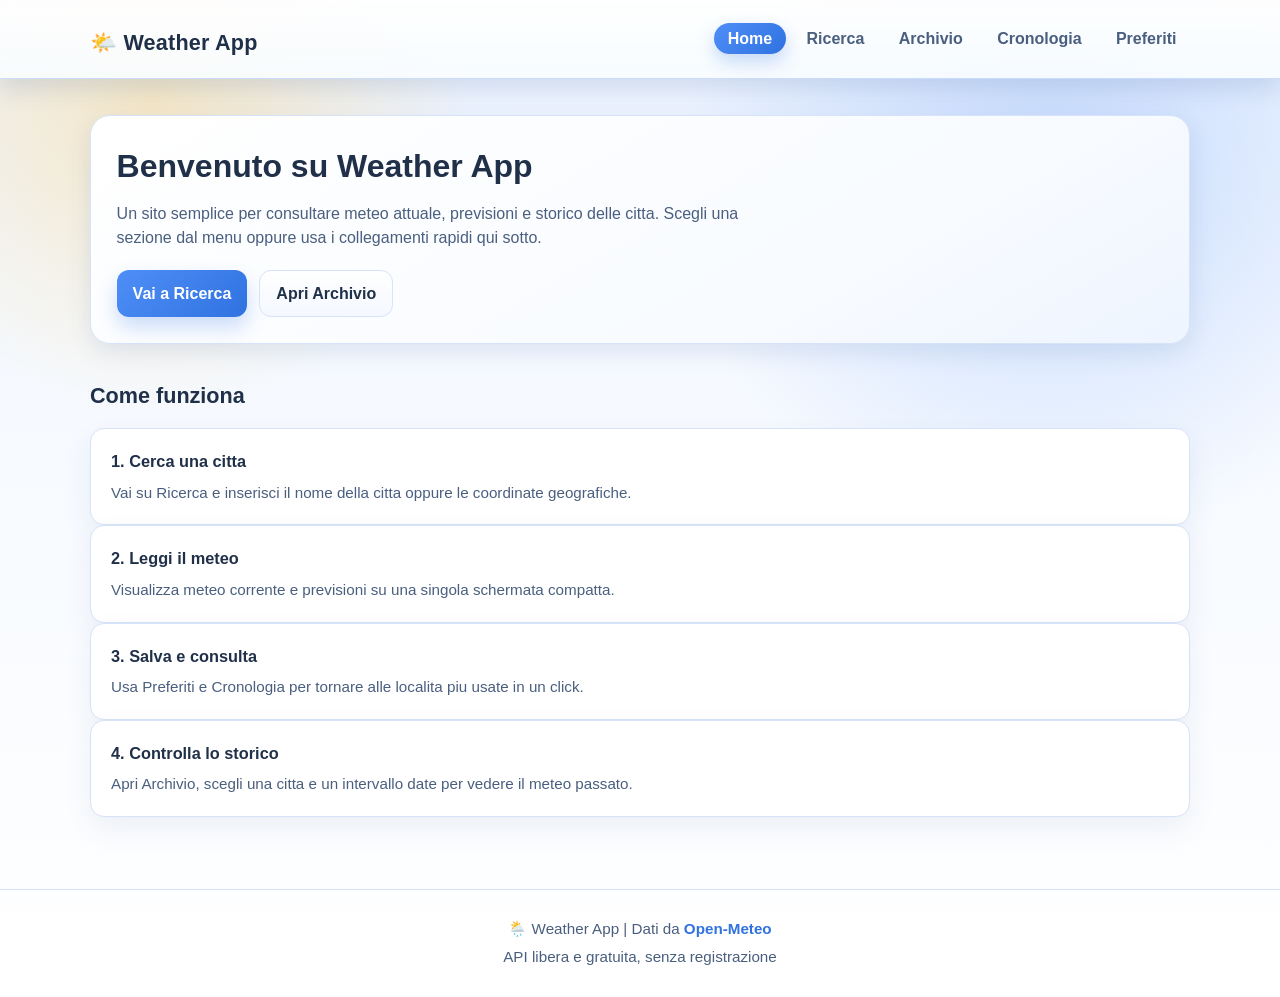
<file: public/index.html>
<!DOCTYPE html>
<html lang="it">
<head>
    <meta charset="UTF-8">
    <meta name="viewport" content="width=device-width, initial-scale=1.0">
    <title>Home - Weather App</title>
    <link rel="stylesheet" href="style.css">
    <link rel="icon" href="data:image/svg+xml,<svg xmlns='http://www.w3.org/2000/svg' viewBox='0 0 100 100'><text y='.9em' font-size='90'>☀️</text></svg>">
</head>
<body>
    <main class="main-content">
        <section class="home-hero page-section">
            <h2>Benvenuto su Weather App</h2>
            <p>
                Un sito semplice per consultare meteo attuale, previsioni e storico delle citta.
                Scegli una sezione dal menu oppure usa i collegamenti rapidi qui sotto.
            </p>
            <div class="quick-links">
                <a class="btn btn-primary" href="search.html">Vai a Ricerca</a>
                <a class="btn btn-secondary" href="archive.html">Apri Archivio</a>
            </div>
        </section>

        <section class="home-guide page-section">
            <h3>Come funziona</h3>
            <!-- TODO 2: Aggiungi la classe CSS corretta a questo div mostrare le GUIDE come una GRIGLIA -->
            <div class="">
                <article class="guide-card">
                    <h4>1. Cerca una citta</h4>
                    <p>Vai su Ricerca e inserisci il nome della citta oppure le coordinate geografiche.</p>
                </article>
                <article class="guide-card">
                    <h4>2. Leggi il meteo</h4>
                    <p>Visualizza meteo corrente e previsioni su una singola schermata compatta.</p>
                </article>
                <article class="guide-card">
                    <h4>3. Salva e consulta</h4>
                    <p>Usa Preferiti e Cronologia per tornare alle localita piu usate in un click.</p>
                </article>
                <article class="guide-card">
                    <h4>4. Controlla lo storico</h4>
                    <p>Apri Archivio, scegli una citta e un intervallo date per vedere il meteo passato.</p>
                </article>
            </div>
        </section>
    </main>

    <script type="module" src="../scripts/pages/index.js"></script>
</body>
</html>
</file>
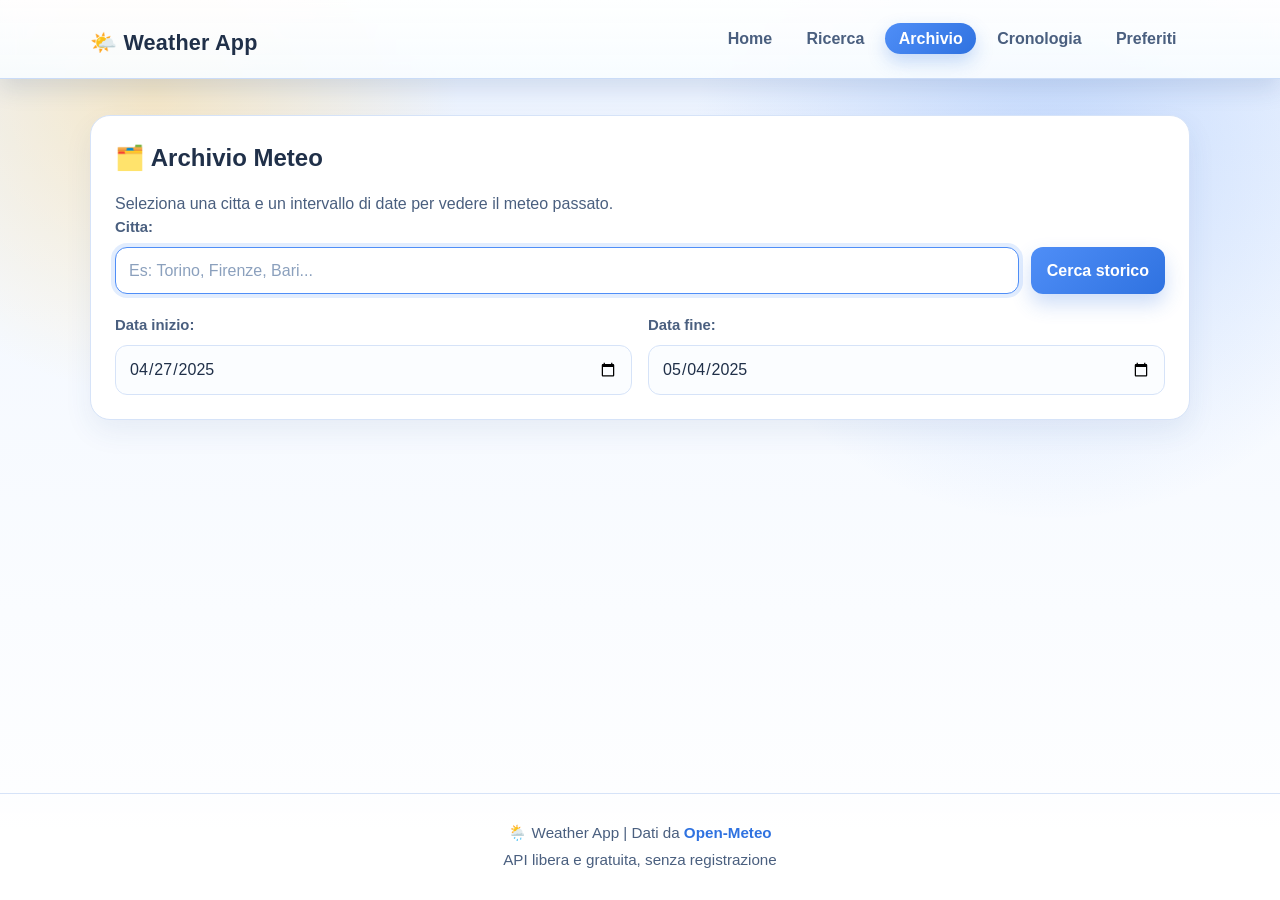
<file: public/archive.html>
<!DOCTYPE html> 
<html lang="it">
<head>
    <meta charset="UTF-8">
    <meta name="viewport" content="width=device-width, initial-scale=1.0">
    <title>Archivio - Weather App</title>
    <link rel="stylesheet" href="style.css">
    <link rel="icon" href="data:image/svg+xml,<svg xmlns='http://www.w3.org/2000/svg' viewBox='0 0 100 100'><text y='.9em' font-size='90'>☀️</text></svg>">
</head>









<body>
    <main class="main-content">
        <section class="page-section">
            <div class="search-form">
                <h2>🗂️ Archivio Meteo</h2>
                <p class="section-description">Seleziona una citta e un intervallo di date per vedere il meteo passato.</p>

                <div class="form-group">
                    <label for="archive-city-input">Citta:</label>
                    <div class="input-wrapper">
                        <input
                            type="text"
                            id="archive-city-input"
                            placeholder="Es: Torino, Firenze, Bari..."
                            autocomplete="off"
                            autofocus
                        />
                        <button id="btn-archive-search" class="btn btn-primary">Cerca storico</button>
                    </div>
                    <div id="archive-city-suggestions" class="suggestions hidden"></div>
                </div>

                <div class="form-group archive-date-grid">
                    <div>
                        <label for="archive-start-date">Data inizio:</label>
                        <input type="date" id="archive-start-date">
                    </div>
                    <div>
                        <label for="archive-end-date">Data fine:</label>
                        <input type="date" id="archive-end-date">
                    </div>
                </div>
            </div>
        </section>

        <section class="page-section">
            <div id="archive-result-container" class="result-container"></div>
        </section>
    </main>

    <script type="module" src="../scripts/pages/archive.js"></script>
</body>
</html>
</file>
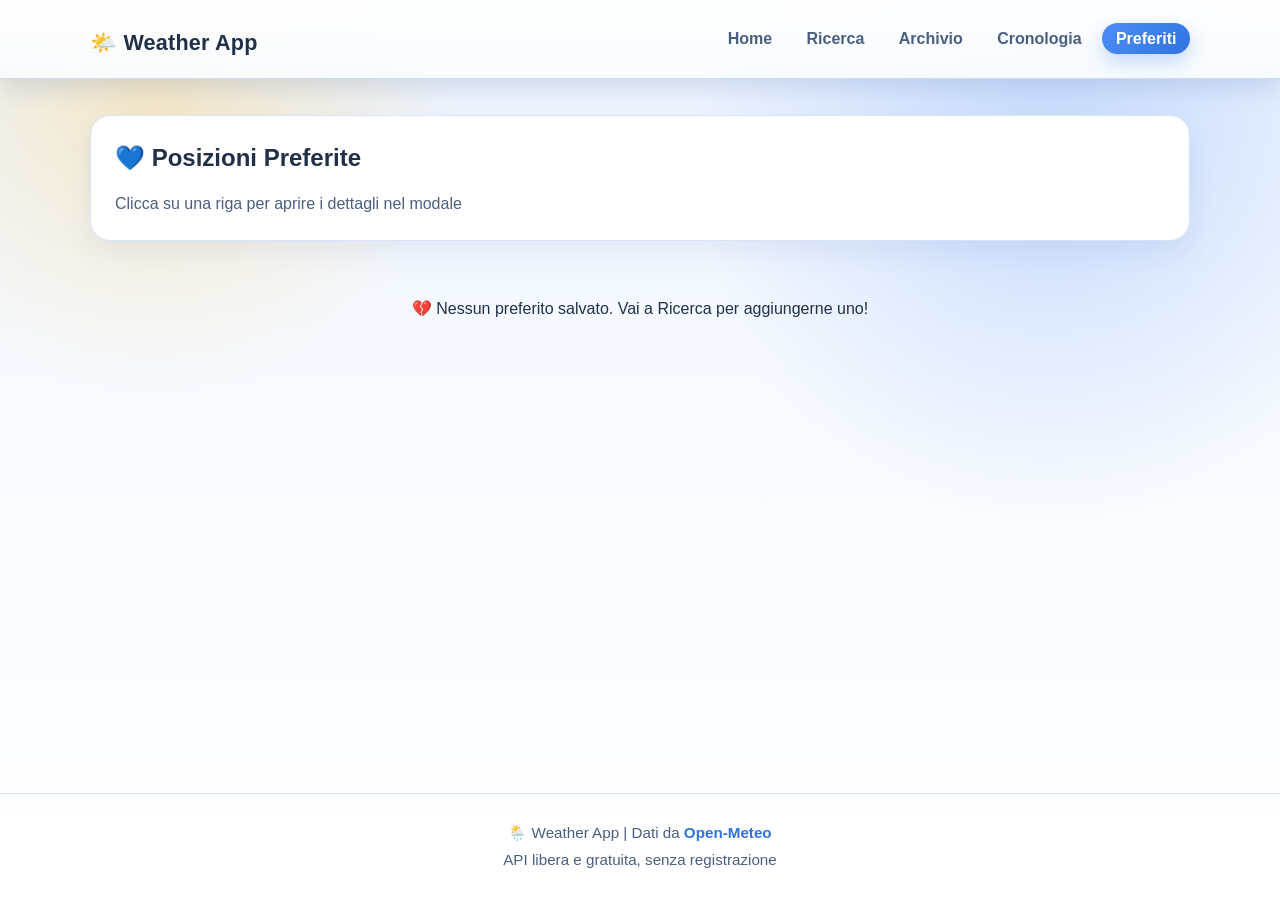
<file: public/favorites.html>
<!DOCTYPE html>
<html lang="it">
<head>
    <meta charset="UTF-8">
    <meta name="viewport" content="width=device-width, initial-scale=1.0">
    <title>Preferiti - Weather App</title>
    <link rel="stylesheet" href="style.css">
    <link rel="icon" href="data:image/svg+xml,<svg xmlns='http://www.w3.org/2000/svg' viewBox='0 0 100 100'><text y='.9em' font-size='90'>☀️</text></svg>">
</head>
<body>
    <main class="main-content">
        <section class="page-section">
            <div class="search-form">
                <h2>💙 Posizioni Preferite</h2>
                <p class="section-description">Clicca su una riga per aprire i dettagli nel modale</p>
            </div>
        </section>

        <section class="page-section">
            <div id="favorites-container" class="result-container"></div>
        </section>
    </main>

    <script type="module" src="../scripts/pages/favorites.js"></script>
</body>
</html>
</file>
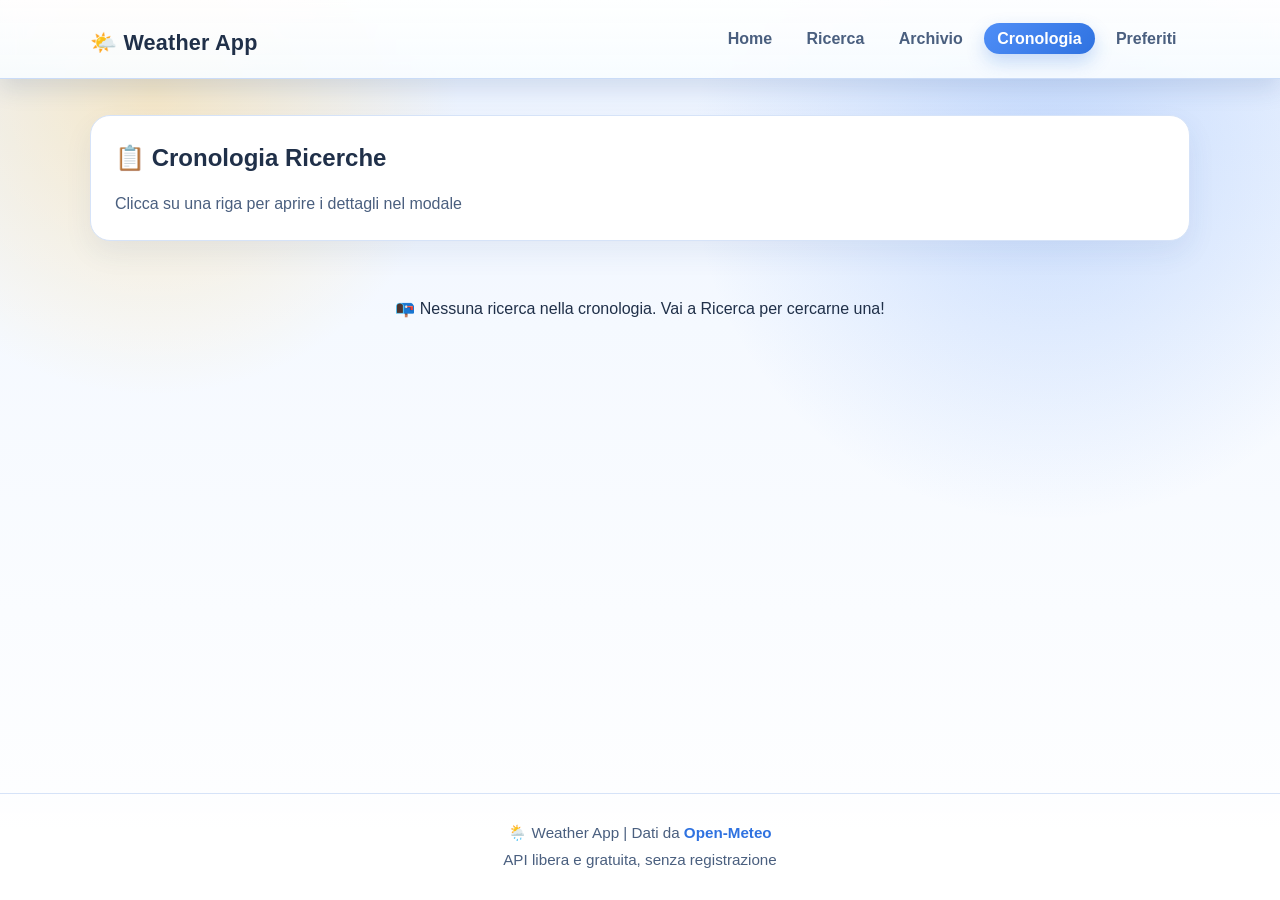
<file: public/history.html>
<!DOCTYPE html>
<html lang="it">
<head>
    <meta charset="UTF-8">
    <meta name="viewport" content="width=device-width, initial-scale=1.0">
    <title>Cronologia - Weather App</title>
    <link rel="stylesheet" href="style.css">
    <link rel="icon" href="data:image/svg+xml,<svg xmlns='http://www.w3.org/2000/svg' viewBox='0 0 100 100'><text y='.9em' font-size='90'>☀️</text></svg>">
</head>
<body>
    <main class="main-content">
        <section class="page-section">
            <div class="search-form">
                <h2>📋 Cronologia Ricerche</h2>
                <p class="section-description">Clicca su una riga per aprire i dettagli nel modale</p>
            </div>
        </section>

        <section class="page-section">
            <div id="history-container" class="result-container"></div>
        </section>

    </main>

    <script type="module" src="../scripts/pages/history.js"></script>
</body>
</html>
</file>
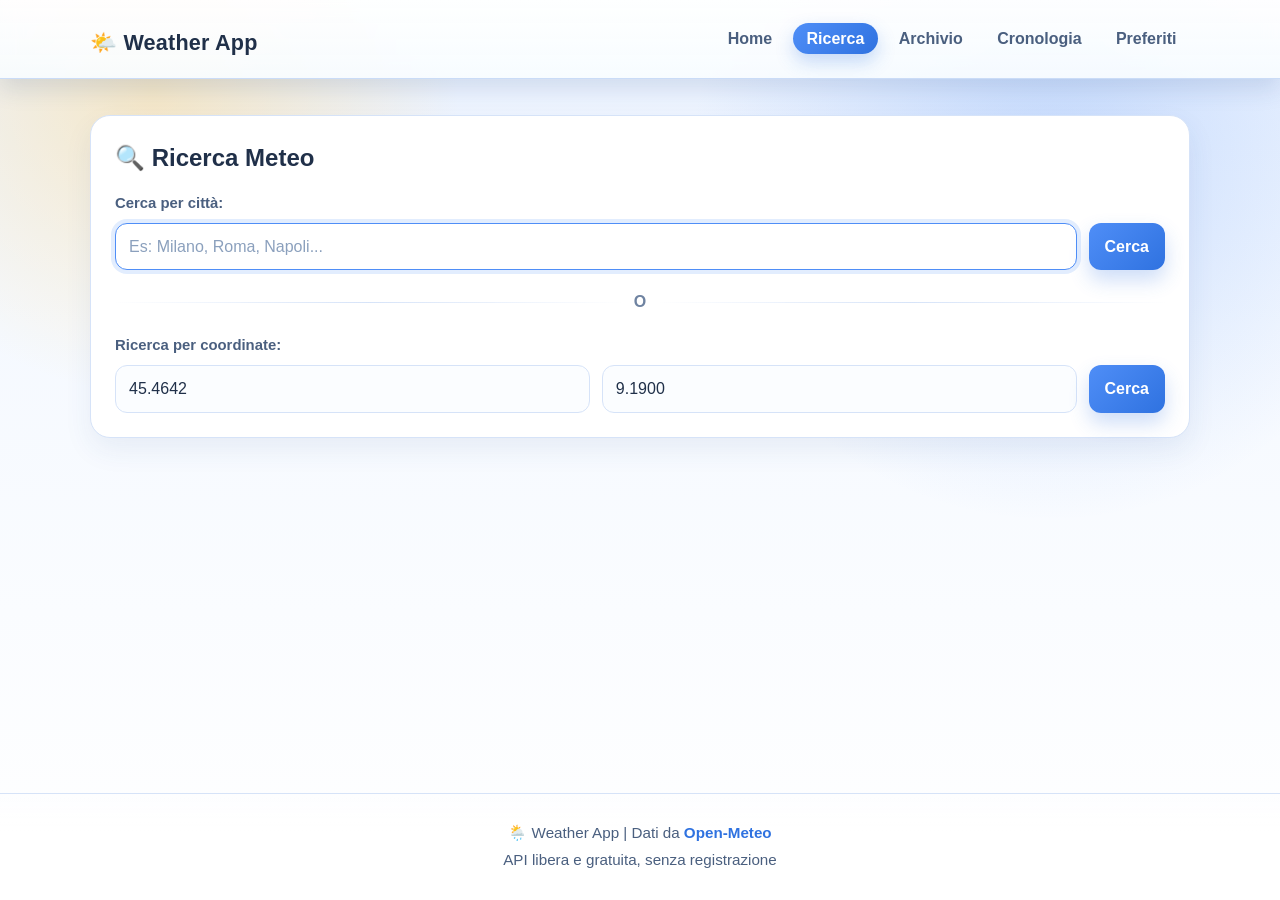
<file: public/search.html>
<!DOCTYPE html>
<html lang="it">
<head>
    <meta charset="UTF-8">
    <meta name="viewport" content="width=device-width, initial-scale=1.0">
    <title>Ricerca - Weather App</title>
    <link rel="stylesheet" href="style.css">
    <link rel="icon" href="data:image/svg+xml,<svg xmlns='http://www.w3.org/2000/svg' viewBox='0 0 100 100'><text y='.9em' font-size='90'>☀️</text></svg>">
</head>
<body>
    <main class="main-content">
        <section class="page-section">
            <div class="search-form">
                <h2>🔍 Ricerca Meteo</h2>
                
                <div class="form-group">
                    <label for="city-input">Cerca per città:</label>
                    <div class="input-wrapper">
                        <input
                            type="text"
                            id="city-input"
                            placeholder="Es: Milano, Roma, Napoli..."
                            autocomplete="off"
                            autofocus
                        />
                        <button id="btn-search-city" class="btn btn-primary">Cerca</button>
                    </div>
                    <div id="city-suggestions" class="suggestions hidden"></div>
                </div>

                <div class="divider">O</div>

                <div class="form-group">
                    <label>Ricerca per coordinate:</label>
                    <div class="coords-group">
                        <input
                            type="number"
                            id="latitude-input"
                            placeholder="Latitudine"
                            step="0.01"
                            min="-90"
                            max="90"
                            value="45.4642"
                        />
                        <input
                            type="number"
                            id="longitude-input"
                            placeholder="Longitudine"
                            step="0.01"
                            min="-180"
                            max="180"
                            value="9.1900"
                        />
                        <button id="btn-search-coords" class="btn btn-primary">Cerca</button>
                    </div>
                </div>
            </div>
        </section>

        <section class="page-section result-section-with-favorite">
            <div id="result-container" class="result-container"></div>
        </section>

        <section class="page-section location-forecast">
            <div id="forecast-container" class="forecast-container"></div>
        </section>
    </main>

    <script type="module" src="../scripts/pages/search.js"></script>
</body>
</html>
</file>
<file: public/style.css>
/* ===== Base ===== */
:root {
    --sky-050: #f5f9ff;
    --sky-100: #eaf2ff;
    --sky-200: #d9e8ff;
    --sky-300: #b9d3ff;
    --sky-500: #4f8ef7;
    --sky-600: #2f72e0;

    --sun-300: #ffd47a;
    --sun-500: #f5a524;

    --ink-900: #203049;
    --ink-700: #4a5f7f;
    --ink-500: #6f83a1;

    --card: #ffffff;
    --border: #d6e3f8;

    --ok: #1b9c6f;
    --danger: #cf3f4d;

    --radius-sm: 10px;
    --radius-md: 14px;
    --radius-lg: 20px;

    --shadow-soft: 0 8px 24px rgba(44, 86, 150, 0.12);
    --shadow-card: 0 12px 28px rgba(39, 76, 138, 0.08);

    --space-1: 0.5rem;
    --space-2: 0.75rem;
    --space-3: 1rem;
    --space-4: 1.25rem;
    --space-5: 1.75rem;
    --space-6: 2.25rem;

    --font-main: "Segoe UI", "Inter", "Helvetica Neue", Arial, sans-serif;
}

* {
    box-sizing: border-box;
    margin: 0;
    padding: 0;
}

html,
body {
    min-height: 100%;
}

body {
    min-height: 100vh;
    display: flex;
    flex-direction: column;
    font-family: var(--font-main);
    color: var(--ink-900);
    background:
        radial-gradient(circle at 12% 10%, rgba(255, 212, 122, 0.42), transparent 22%),
        radial-gradient(circle at 82% 18%, rgba(79, 142, 247, 0.25), transparent 28%),
        linear-gradient(180deg, var(--sky-100) 0%, var(--sky-050) 36%, #ffffff 100%);
    line-height: 1.5;
}

a {
    color: inherit;
}

/* ===== Layout ===== */
.main-content {
    flex: 1 0 auto;
    width: min(1100px, 92vw);
    margin: 0 auto;
    padding: var(--space-6) 0;
}

.page-section {
    margin-bottom: var(--space-6);
}

.section-description {
    color: var(--ink-700);
    margin-top: var(--space-1);
}

/* ===== Header ===== */
.header {
    position: sticky;
    top: 0;
    z-index: 50;
    backdrop-filter: blur(10px);
    background: linear-gradient(180deg, rgba(255, 255, 255, 0.95), rgba(248, 252, 255, 0.93));
    border-bottom: 1px solid rgba(197, 217, 247, 0.9);
    box-shadow: 0 10px 22px rgba(35, 73, 132, 0.14);
}

.header-content {
    width: min(1100px, 92vw);
    margin: 0 auto;
    padding: 0.95rem 0;
    display: flex;
    justify-content: space-between;
    align-items: center;
    gap: var(--space-4);
}

.logo a {
    text-decoration: none;
    font-size: 1.35rem;
    font-weight: 800;
    letter-spacing: 0.2px;
    color: var(--ink-900);
}

.header-nav ul {
    list-style: none;
    display: flex;
    gap: 0.45rem;
    flex-wrap: wrap;
    justify-content: flex-end;
}

.nav-link {
    text-decoration: none;
    color: var(--ink-700);
    padding: 0.45rem 0.85rem;
    border-radius: 999px;
    font-weight: 600;
    transition: all 0.2s ease;
}

.nav-link:hover {
    background: var(--sky-100);
    color: var(--ink-900);
}

.nav-link.active {
    background: linear-gradient(135deg, var(--sky-500), var(--sky-600));
    color: #fff;
    box-shadow: 0 8px 18px rgba(47, 114, 224, 0.26);
}

/* ===== Footer ===== */
.footer {
    margin-top: auto;
    padding: var(--space-5) 0;
    border-top: 1px solid var(--border);
    background: linear-gradient(180deg, rgba(255, 255, 255, 0), #ffffff 35%);
}

.footer-content {
    width: min(1100px, 92vw);
    margin: 0 auto;
    color: var(--ink-700);
    text-align: center;
    font-size: 0.95rem;
}

.footer-content p + p {
    margin-top: 0.3rem;
}

.footer-content a {
    color: var(--sky-600);
    font-weight: 700;
    text-decoration: none;
}

/* ===== Home ===== */
.home-hero {
    background: linear-gradient(150deg, #ffffff 0%, #f8fbff 68%, #eef5ff 100%);
    border: 1px solid var(--border);
    border-radius: var(--radius-lg);
    padding: clamp(1.2rem, 2vw, 2.2rem);
    box-shadow: var(--shadow-soft);
}

.home-hero h2 {
    font-size: clamp(1.55rem, 3vw, 2rem);
    margin-bottom: var(--space-2);
}

.home-hero p {
    color: var(--ink-700);
    max-width: 70ch;
}

.quick-links {
    margin-top: var(--space-4);
    display: flex;
    gap: var(--space-2);
    flex-wrap: wrap;
}

.home-guide h3 {
    font-size: 1.35rem;
    margin-bottom: var(--space-3);
}

.guide-grid {
    display: grid;
    grid-template-columns: repeat(auto-fit, minmax(210px, 1fr));
    gap: var(--space-3);
}

.guide-card {
    background: var(--card);
    border: 1px solid var(--border);
    border-radius: var(--radius-md);
    padding: var(--space-4);
    box-shadow: var(--shadow-card);
}

.guide-card h4 {
    font-size: 1.02rem;
    margin-bottom: var(--space-1);
}

.guide-card p {
    color: var(--ink-700);
    font-size: 0.95rem;
}

/* ===== Forms ===== */
.search-form {
    background: var(--card);
    border: 1px solid var(--border);
    border-radius: var(--radius-lg);
    padding: clamp(1rem, 2vw, 1.5rem);
    box-shadow: var(--shadow-card);
}

.search-form h2 {
    margin-bottom: var(--space-3);
}

.form-group + .form-group {
    margin-top: var(--space-4);
}

.form-group label {
    display: block;
    margin-bottom: var(--space-1);
    font-size: 0.93rem;
    font-weight: 700;
    color: var(--ink-700);
}

.input-wrapper {
    display: flex;
    gap: var(--space-2);
}

.input-wrapper input {
    flex: 1;
}

.coords-group {
    display: grid;
    grid-template-columns: 1fr 1fr auto;
    gap: var(--space-2);
}

.archive-date-grid {
    display: grid;
    grid-template-columns: 1fr 1fr;
    gap: var(--space-3);
}

input[type="text"],
input[type="number"],
input[type="date"] {
    width: 100%;
    border: 1px solid var(--border);
    background: #fbfdff;
    color: var(--ink-900);
    border-radius: 12px;
    padding: 0.68rem 0.82rem;
    font: inherit;
    outline: none;
    transition: border-color 0.2s ease, box-shadow 0.2s ease, background-color 0.2s ease;
}

input:focus {
    border-color: var(--sky-500);
    box-shadow: 0 0 0 4px rgba(79, 142, 247, 0.16);
    background: #ffffff;
}

input::placeholder {
    color: #8ba0bd;
}

.divider {
    display: flex;
    align-items: center;
    gap: 0.8rem;
    margin: var(--space-4) 0;
    color: var(--ink-500);
    font-weight: 700;
}

.divider::before,
.divider::after {
    content: "";
    flex: 1;
    height: 1px;
    background: linear-gradient(90deg, transparent, var(--border), transparent);
}

/* ===== Suggestions ===== */
.suggestions {
    margin-top: var(--space-2);
    border: 1px solid var(--border);
    border-radius: 12px;
    overflow: hidden;
    background: #fff;
    box-shadow: var(--shadow-card);
}

.suggestions.hidden {
    display: none;
}

.suggestion-item {
    padding: 0.72rem 0.82rem;
    border-bottom: 1px solid #edf2fb;
    cursor: pointer;
    color: var(--ink-700);
}

.suggestion-item:last-child {
    border-bottom: 0;
}

.suggestion-item:hover {
    background: var(--sky-100);
    color: var(--ink-900);
}

.suggestion-error {
    padding: 0.82rem;
    color: var(--danger);
}

/* ===== Buttons ===== */
.btn {
    border: 0;
    border-radius: 12px;
    padding: 0.66rem 1rem;
    font: inherit;
    font-weight: 700;
    cursor: pointer;
    text-decoration: none;
    display: inline-flex;
    align-items: center;
    justify-content: center;
    transition: transform 0.2s ease, box-shadow 0.2s ease, filter 0.2s ease;
}

.btn:hover {
    transform: translateY(-1px);
}

.btn:active {
    transform: translateY(0);
}

.btn-primary {
    color: #fff;
    background: linear-gradient(135deg, var(--sky-500), var(--sky-600));
    box-shadow: 0 10px 20px rgba(47, 114, 224, 0.24);
}

.btn-primary:hover {
    filter: brightness(1.04);
}

.btn-secondary {
    color: var(--ink-900);
    background: linear-gradient(180deg, #ffffff, #f4f8ff);
    border: 1px solid var(--border);
}

.btn:disabled,
.btn.disabled {
    opacity: 0.55;
    cursor: not-allowed;
    transform: none;
    box-shadow: none;
}

.btn.hidden {
    display: none;
}

.actions-grid {
    display: flex;
    flex-wrap: wrap;
    gap: var(--space-2);
}

/* ===== Weather card ===== */
.weather-card {
    background: linear-gradient(150deg, #ffffff 0%, #f8fbff 100%);
    border: 1px solid var(--border);
    border-radius: var(--radius-lg);
    padding: var(--space-5);
    box-shadow: var(--shadow-card);
}

.weather-card-header h2 {
    font-size: 1.35rem;
    margin-bottom: 0.2rem;
}

.weather-coords {
    color: var(--ink-500);
    font-size: 0.92rem;
}

.weather-current {
    margin-top: var(--space-4);
    margin-bottom: var(--space-4);
    padding: var(--space-3);
    border-radius: var(--radius-md);
    border: 1px solid #dce8fb;
    background: linear-gradient(120deg, #f7fbff 0%, #eef6ff 100%);
    
    /* TODO 2: L'icona gigante del meteo e la temperatura sono disallineati e si posizionano 
       uno sotto l'altro. Ripristina il layout in modo che stiano sulla stessa 
       riga e siano allineati verticalmente al centro. */
    display: block;

    gap: var(--space-4);
}

.weather-emoji {
    font-size: clamp(2.5rem, 6vw, 4.2rem);
    line-height: 1;
}

.temp-main {
    font-size: clamp(1.6rem, 4.6vw, 2.6rem);
    font-weight: 800;
    color: var(--sky-600);
}

.temp-desc {
    margin-top: 0.1rem;
    color: var(--ink-700);
    font-weight: 600;
}

.weather-details-grid {
    display: grid;
    grid-template-columns: repeat(auto-fit, minmax(130px, 1fr));
    gap: var(--space-2);
}

.detail-item {
    border: 1px solid var(--border);
    background: #ffffff;
    border-radius: 12px;
    padding: 0.72rem;
}

.detail-label {
    display: block;
    color: var(--ink-500);
    font-size: 0.8rem;
    margin-bottom: 0.2rem;
}

.detail-value {
    display: block;
    font-weight: 800;
    color: var(--ink-900);
}

/* ===== Forecast ===== */
.daily-forecast h3 {
    margin-bottom: var(--space-3);
}

.forecast-grid {
    display: grid;
    grid-template-columns: repeat(auto-fit, minmax(125px, 1fr));
    gap: var(--space-2);
}

.forecast-day {
    border: 1px solid var(--border);
    background: #ffffff;
    border-radius: 14px;
    padding: 0.75rem;
    text-align: center;
    box-shadow: var(--shadow-card);
}

.forecast-date {
    color: var(--ink-500);
    font-size: 0.82rem;
    font-weight: 700;
}

.forecast-emoji {
    font-size: 2.1rem;
    margin: 0.25rem 0;
}

.forecast-temps {
    font-weight: 800;
    font-size: 1rem;
}

.temp-high {
    color: var(--sun-500);
}

.temp-low {
    color: var(--sky-600);
}

.forecast-precip {
    margin-top: 0.2rem;
    color: var(--ink-700);
    font-size: 0.82rem;
}

/* ===== Compact Search Result ===== */
.search-results-row {
    display: grid;
    grid-template-columns: minmax(280px, 0.95fr) minmax(320px, 1.05fr);
    gap: var(--space-4);
    align-items: start;
}

.compact-block {
    margin-bottom: 0;
}

.weather-card.compact {
    padding: var(--space-4);
}

.weather-card.compact .weather-current {
    margin-top: var(--space-3);
    margin-bottom: var(--space-3);
    padding: 0.7rem;
}

.weather-card.compact .weather-emoji {
    font-size: 2.2rem;
}

.weather-card.compact .temp-main {
    font-size: 1.9rem;
}

.weather-card.compact .weather-details-grid {
    grid-template-columns: repeat(2, minmax(90px, 1fr));
}

.daily-forecast.compact h3 {
    font-size: 1.05rem;
}

.forecast-inline .forecast-grid {
    display: flex;
    overflow-x: auto;
    gap: var(--space-2);
    padding-bottom: 0.3rem;
    scroll-snap-type: x proximity;
}

.forecast-inline .forecast-day {
    min-width: 122px;
    scroll-snap-align: start;
}

/* ===== Search Layout (current) ===== */
.result-section-with-favorite {
    position: relative;
}

.weather-card.compact.has-inline-favorite .weather-card-header {
    display: flex;
    justify-content: space-between;
    align-items: flex-start;
    gap: var(--space-2);
}

.weather-card.compact.has-inline-favorite .weather-title-block {
    min-width: 0;
}

.btn-favorite-inline {
    /* TODO 2: Il pulsante dei preferiti in linea ha perso il suo stile.
       Ricrea le regole CSS per renderlo un bottone circolare:
       - Larghezza e altezza fisse (es: 2.2rem)
       - Raggio del bordo per renderlo un cerchio perfetto
       - Rimuovi il padding
       - Aggiungi un'ombra leggera (box-shadow)
    */
}

.btn-favorite-inline.hidden {
    display: none;
}

.location-forecast .forecast-grid {
    grid-template-columns: repeat(auto-fit, minmax(130px, 1fr));
}

.records-panel {
    background: var(--card);
    border: 1px solid var(--border);
    border-radius: var(--radius-lg);
    box-shadow: var(--shadow-card);
    overflow: hidden;
}

.records-table-wrapper {
    overflow-x: auto;
}

.records-table {
    width: 100%;
    border-collapse: collapse;
}

.records-table th,
.records-table td {
    padding: 0.9rem 1rem;
    border-bottom: 1px solid #edf2fb;
    text-align: left;
    vertical-align: middle;
}

.records-table th:last-child,
.records-table td:last-child {
    text-align: right;
}

.records-table th {
    background: #f7fbff;
    color: var(--ink-700);
    font-size: 0.88rem;
    text-transform: uppercase;
    letter-spacing: 0.04em;
}

.records-row {
    cursor: pointer;
}

.records-row:hover {
    background: #f9fcff;
}

.records-row:focus-visible {
    outline: 3px solid rgba(79, 142, 247, 0.24);
    outline-offset: -3px;
}

.records-actions {
    white-space: nowrap;
}

.btn-danger {
    color: #fff;
    background: linear-gradient(135deg, #e45d6b, #cf3f4d);
    box-shadow: 0 10px 20px rgba(207, 63, 77, 0.18);
}

.weather-modal-overlay {
    position: fixed;
    inset: 0;
    background: rgba(23, 34, 55, 0.56);
    display: grid;
    place-items: center;
    padding: var(--space-4);
    z-index: 1000;
}

.weather-modal-overlay.hidden {
    display: none;
}

.weather-modal {
    width: min(980px, 100%);
    max-height: min(88vh, 920px);
    overflow: auto;
    background: var(--card);
    border-radius: 24px;
    box-shadow: 0 28px 60px rgba(16, 27, 46, 0.32);
    border: 1px solid rgba(214, 227, 248, 0.88);
}

.weather-modal-header {
    display: flex;
    justify-content: space-between;
    align-items: flex-start;
    gap: var(--space-3);
    padding: var(--space-4);
    border-bottom: 1px solid #e7eefb;
}

.weather-modal-kicker {
    color: var(--ink-500);
    font-size: 0.82rem;
    font-weight: 700;
    text-transform: uppercase;
    letter-spacing: 0.06em;
}

.weather-modal-subtitle {
    color: var(--ink-700);
    margin-top: 0.15rem;
}

.weather-modal-close {
    border: 1px solid var(--border);
    background: #f7fbff;
    color: var(--ink-700);
    border-radius: 999px;
    width: 2.5rem;
    height: 2.5rem;
    cursor: pointer;
    flex: 0 0 auto;
}

.weather-modal-body {
    display: grid;
    gap: var(--space-4);
    padding: var(--space-4);
}

.weather-modal-weather,
.weather-modal-forecast {
    min-width: 0;
}

.weather-modal .weather-card {
    box-shadow: none;
}

.weather-modal .daily-forecast {
    margin-bottom: 0;
}

.weather-modal .weather-card.compact .weather-details-grid {
    grid-template-columns: repeat(auto-fit, minmax(130px, 1fr));
}



/* ===== Archive ===== */
.archive-card {
    border: 1px solid var(--border);
    background: #fff;
    border-radius: var(--radius-lg);
    padding: var(--space-4);
    box-shadow: var(--shadow-card);
}

.archive-card-header h3 {
    margin-bottom: 0.15rem;
}

.archive-card-header p {
    color: var(--ink-700);
}

.archive-table-wrapper {
    margin-top: var(--space-3);
    overflow-x: auto;
}

.archive-table {
    width: 100%;
    min-width: 560px;
    border-collapse: collapse;
}

.archive-table th,
.archive-table td {
    border-bottom: 1px solid #e7eefb;
    text-align: left;
    padding: 0.72rem;
    font-size: 0.94rem;
}

.archive-table th {
    background: #f3f8ff;
    color: var(--ink-700);
}

/* ===== States ===== */
.loading,
.error,
.empty {
    border-radius: var(--radius-md);
    padding: var(--space-4);
    border: 1px solid var(--border);
    background: #fff;
}

.loading {
    color: var(--ink-700);
}

.error {
    border-color: rgba(207, 63, 77, 0.32);
    background: #fff7f8;
    color: var(--danger);
}

.empty {
    color: var(--ink-700);
}

/* ===== Responsive ===== */
@media (max-width: 980px) {
    .search-results-row {
        grid-template-columns: 1fr;
    }

    .forecast-inline .forecast-grid {
        display: grid;
        grid-template-columns: repeat(auto-fit, minmax(125px, 1fr));
        overflow: visible;
    }

    .forecast-inline .forecast-day {
        min-width: 0;
    }

    .weather-card.compact.has-inline-favorite .weather-card-header {
        align-items: center;
    }
}

@media (max-width: 760px) {
    .header-content {
        flex-direction: column;
        align-items: flex-start;
    }

    .header-nav ul {
        justify-content: flex-start;
    }

    .quick-links,
    .actions-grid,
    .input-wrapper {
        width: 100%;
        flex-direction: column;
    }

    .coords-group,
    .archive-date-grid {
        grid-template-columns: 1fr;
    }

    .btn {
        width: 100%;
    }
}

@media (max-width: 520px) {
    .main-content {
        width: min(1100px, 94vw);
    }

    .weather-details-grid,
    .weather-card.compact .weather-details-grid,
    .forecast-grid,
    .guide-grid {
        grid-template-columns: 1fr;
    }

    .weather-current {
        flex-direction: column;
        align-items: flex-start;
    }
}

@media (prefers-reduced-motion: reduce) {
    * {
        transition: none !important;
    }
}
</file>
